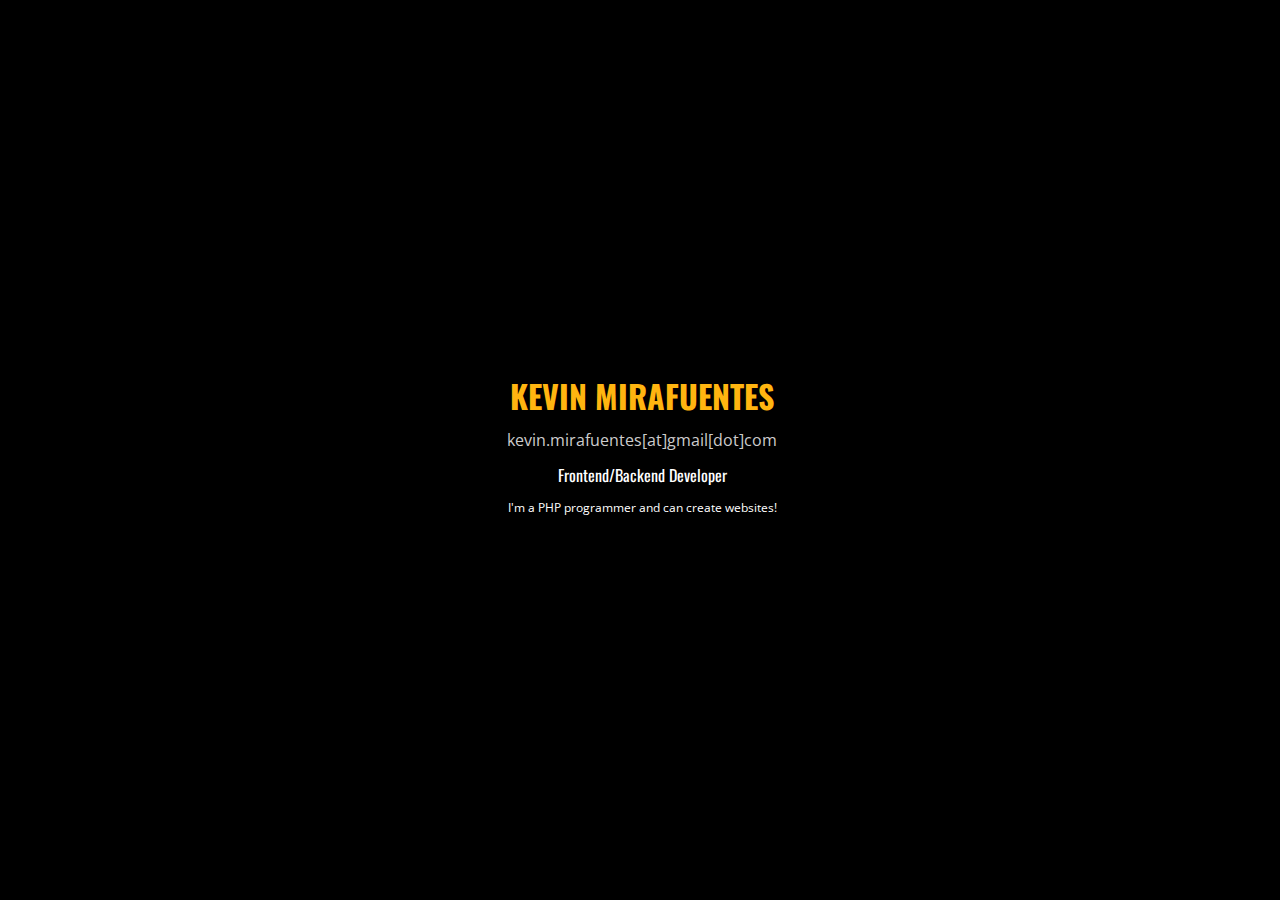
<file: index.html>
<!DOCTYPE html>
<html>
<head>
	<title>Kevin Mirafuentes</title>
	<meta name="viewport" content="width=device-width, initial-scale=1, user-scalable=0">
	<link href='https://fonts.googleapis.com/css?family=Oswald|Open+Sans' rel='stylesheet' type='text/css'>
	<style type="text/css">
		html, body {
			background: #000;
			height: 100%;
			padding: 0px;
			margin: 0px;
			font-family: 'Open Sans', sans-serif;
		}
		.main {
			padding: 30px;
			text-align: center;
			display: inline-block;
			vertical-align: middle;
			color: #fff;
			box-sizing: border-box;
		}
		.container {
			display: block;
			height: 100%;
			width: 100%;
			text-align: center;
		}
		.container:before {
			content: '';
			display: inline-block;
			height: 0;
			vertical-align: middle;
		}
		h1 {
			margin: 0px 0px 10px 0px;
			font-family: Oswald, Arial;
			text-transform: uppercase;
			color: #ffb510;
		}
		.main a {
			text-decoration: none;
			color: #ccc;
		}
		.info {
			margin: 12px 0px;
			font-family: Oswald, Arial;
		}
		p {
			font-size: 12px;
		}
		@media (min-width: 768px) {
			.container:before {
				height: 100%;
			}
		}
	</style>
</head>
<body>

	<div class="container">
		<div class="main">
			<h1>Kevin Mirafuentes</h1>
			<a href="mail:kevin.mirafuentes@gmail.com">kevin.mirafuentes[at]gmail[dot]com</a>
			<div class="info">Frontend/Backend Developer</div>
			<p>I'm a PHP programmer and can create websites!</p>
		</div>
	</div>

</body>
</html>
</file>
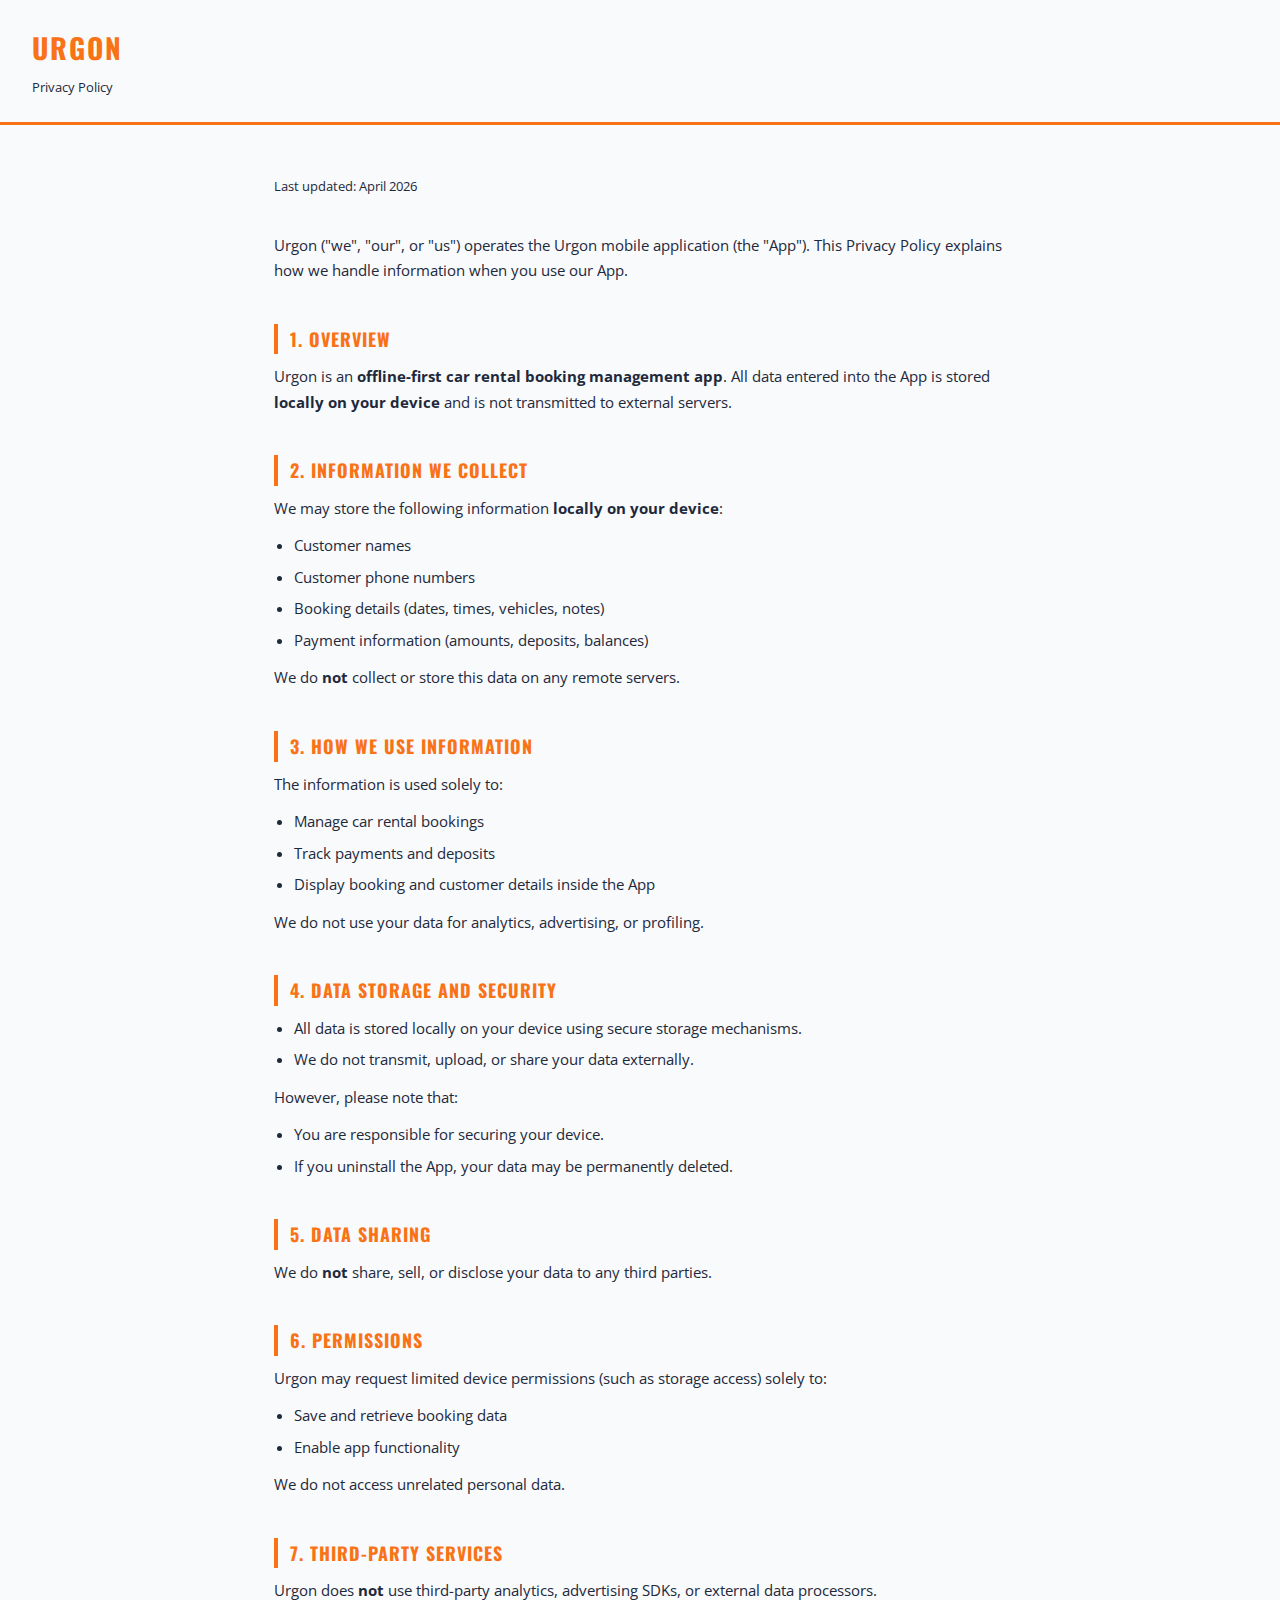
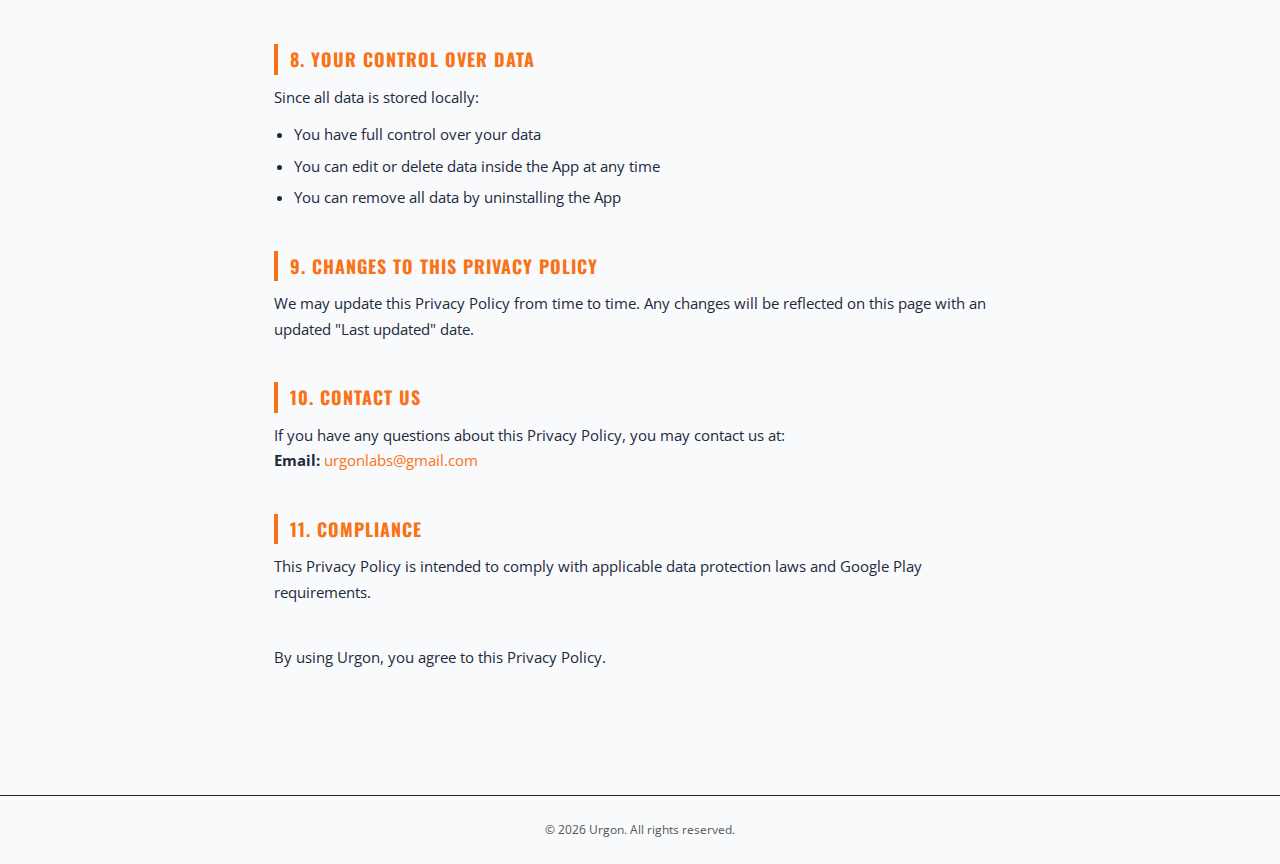
<file: urgon-privacy/index.html>
<!DOCTYPE html>
<html lang="en">
<head>
  <meta charset="UTF-8">
  <meta name="viewport" content="width=device-width, initial-scale=1, user-scalable=0">
  <title>Privacy Policy — Urgon</title>
  <link href="https://fonts.googleapis.com/css?family=Oswald|Open+Sans" rel="stylesheet" type="text/css">
  <style>
    *, *::before, *::after {
      box-sizing: border-box;
    }

    html, body {
      margin: 0;
      padding: 0;
      background: #f8fafc;
      color: #1e293b;
      font-family: 'Open Sans', sans-serif;
      font-size: 15px;
      line-height: 1.7;
    }

    header {
      background: #f8fafc;
      border-bottom: 3px solid #f97316;
      padding: 24px 32px;
    }

    header h1 {
      margin: 0;
      font-family: 'Oswald', Arial, sans-serif;
      font-size: 28px;
      text-transform: uppercase;
      color: #f97316;
      letter-spacing: 2px;
    }

    header p {
      margin: 4px 0 0;
      font-size: 13px;
      color: #1e293b;
    }

    main {
      max-width: 780px;
      margin: 48px auto;
      padding: 0 24px 64px;
    }

    section {
      margin-bottom: 40px;
    }

    h2 {
      font-family: 'Oswald', Arial, sans-serif;
      font-size: 18px;
      text-transform: uppercase;
      color: #f97316;
      letter-spacing: 1px;
      margin: 0 0 10px;
      border-left: 4px solid #f97316;
      padding-left: 12px;
    }

    p {
      margin: 0 0 12px;
      color: #1e293b;
    }

    ul {
      margin: 0 0 12px;
      padding-left: 20px;
      color: #1e293b;
    }

    ul li {
      margin-bottom: 6px;
    }

    a {
      color: #f97316;
      text-decoration: none;
    }

    a:hover {
      text-decoration: underline;
    }

    .effective-date {
      display: inline-block;
      margin-bottom: 36px;
      font-size: 13px;
      color: #1e293b;
    }

    footer {
      text-align: center;
      padding: 24px;
      font-size: 12px;
      color: #555;
      border-top: 1px solid #222;
    }
  </style>
</head>
<body>

  <header>
    <h1>Urgon</h1>
    <p>Privacy Policy</p>
  </header>

  <main>
    <section>
        <span class="effective-date">Last updated: April 2026</span>
        <p>
        Urgon ("we", "our", or "us") operates the Urgon mobile application (the "App").
        This Privacy Policy explains how we handle information when you use our App.
        </p>
    </section>

    <section>
      <h2>1. Overview</h2>
      <p>
        Urgon is an <strong>offline-first car rental booking management app</strong>.
        All data entered into the App is stored <strong>locally on your device</strong>
        and is not transmitted to external servers.
      </p>
    </section>

    <section>
      <h2>2. Information We Collect</h2>
      <p>We may store the following information <strong>locally on your device</strong>:</p>
      <ul>
        <li>Customer names</li>
        <li>Customer phone numbers</li>
        <li>Booking details (dates, times, vehicles, notes)</li>
        <li>Payment information (amounts, deposits, balances)</li>
      </ul>
      <p>We do <strong>not</strong> collect or store this data on any remote servers.</p>
    </section>

    <section>
      <h2>3. How We Use Information</h2>
      <p>The information is used solely to:</p>
      <ul>
        <li>Manage car rental bookings</li>
        <li>Track payments and deposits</li>
        <li>Display booking and customer details inside the App</li>
      </ul>
      <p>We do not use your data for analytics, advertising, or profiling.</p>
    </section>

    <section>
      <h2>4. Data Storage and Security</h2>
      <ul>
        <li>All data is stored locally on your device using secure storage mechanisms.</li>
        <li>We do not transmit, upload, or share your data externally.</li>
      </ul>
      <p>However, please note that:</p>
      <ul>
        <li>You are responsible for securing your device.</li>
        <li>If you uninstall the App, your data may be permanently deleted.</li>
      </ul>
    </section>

    <section>
      <h2>5. Data Sharing</h2>
      <p>We do <strong>not</strong> share, sell, or disclose your data to any third parties.</p>
    </section>

    <section>
      <h2>6. Permissions</h2>
      <p>Urgon may request limited device permissions (such as storage access) solely to:</p>
      <ul>
        <li>Save and retrieve booking data</li>
        <li>Enable app functionality</li>
      </ul>
      <p>We do not access unrelated personal data.</p>
    </section>

    <section>
      <h2>7. Third-Party Services</h2>
      <p>
        Urgon does <strong>not</strong> use third-party analytics, advertising SDKs,
        or external data processors.
      </p>
    </section>

    <section>
      <h2>8. Your Control Over Data</h2>
      <p>Since all data is stored locally:</p>
      <ul>
        <li>You have full control over your data</li>
        <li>You can edit or delete data inside the App at any time</li>
        <li>You can remove all data by uninstalling the App</li>
      </ul>
    </section>

    <section>
      <h2>9. Changes to This Privacy Policy</h2>
      <p>
        We may update this Privacy Policy from time to time.
        Any changes will be reflected on this page with an updated "Last updated" date.
      </p>
    </section>

    <section>
      <h2>10. Contact Us</h2>
      <p>
        If you have any questions about this Privacy Policy, you may contact us at:<br>
        <strong>Email:</strong> <a href="mailto:urgonlabs@gmail.com">urgonlabs@gmail.com</a>
      </p>
    </section>

    <section>
      <h2>11. Compliance</h2>
      <p>
        This Privacy Policy is intended to comply with applicable data protection laws
        and Google Play requirements.
      </p>
    </section>

    <p>By using Urgon, you agree to this Privacy Policy.</p>
  </main>

  <footer>
    &copy; 2026 Urgon. All rights reserved.
  </footer>

</body>
</html>
</file>
